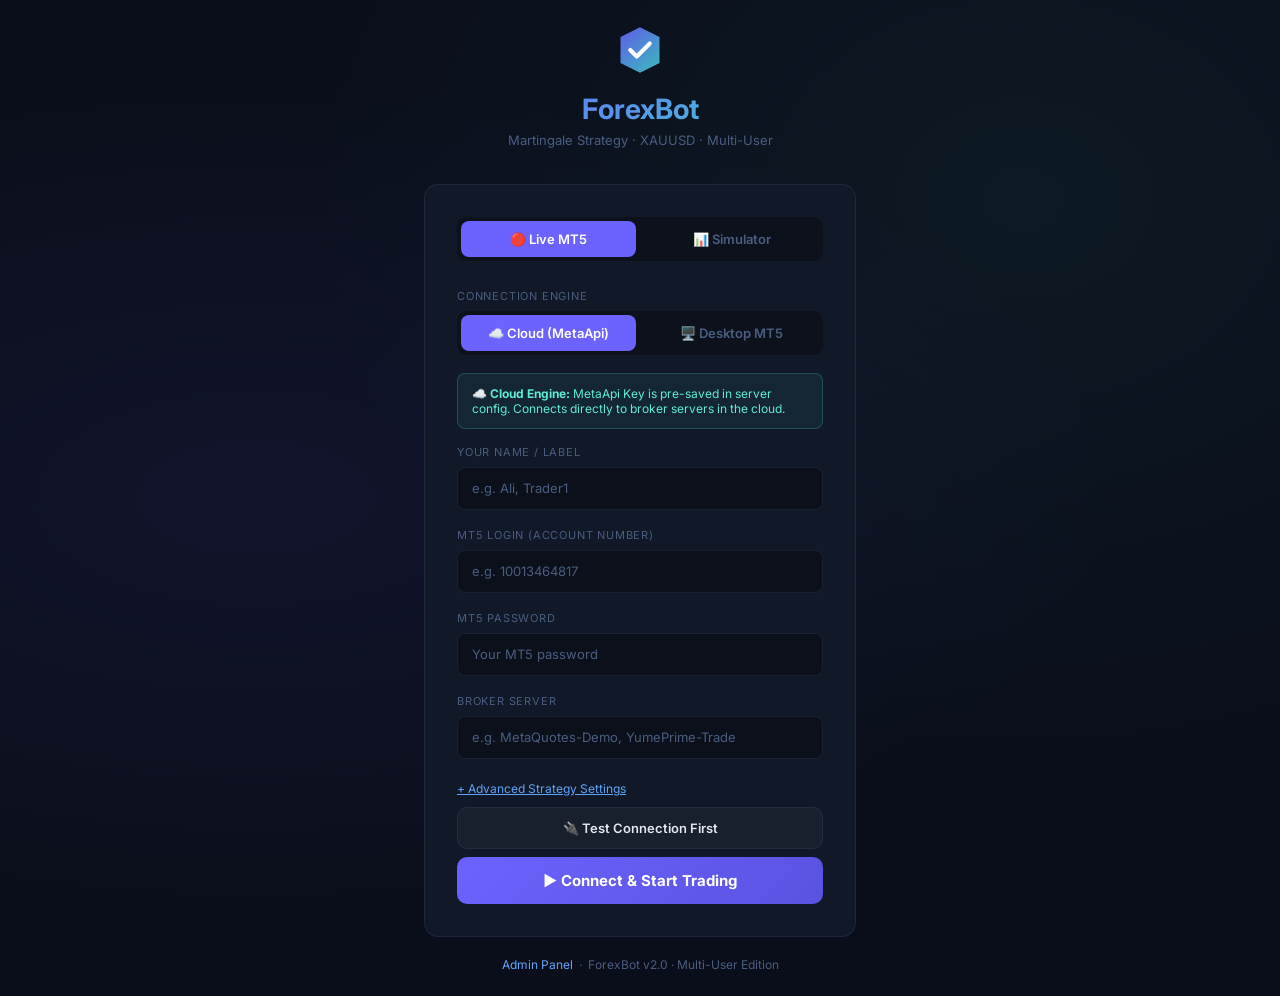
<file: dashboard/login.html>
<!DOCTYPE html>
<html lang="en">
<head>
  <meta charset="UTF-8" />
  <meta name="viewport" content="width=device-width, initial-scale=1.0" />
  <title>ForexBot — Login</title>
  <link rel="preconnect" href="https://fonts.googleapis.com" />
  <link href="https://fonts.googleapis.com/css2?family=Inter:wght@300;400;500;600;700&family=JetBrains+Mono:wght@400;500&display=swap" rel="stylesheet" />
  <style>
    :root {
      --bg:        #0a0e1a;
      --surface:   #111827;
      --border:    rgba(99,120,180,0.15);
      --accent:    #6C63FF;
      --accent2:   #3ECFCF;
      --profit:    #22d3a0;
      --loss:      #ff5e7a;
      --info:      #60a5fa;
      --text:      #e2e8f0;
      --muted:     #4a5d80;
      --radius:    14px;
      --font:      'Inter', sans-serif;
      --mono:      'JetBrains Mono', monospace;
    }
    * { margin:0; padding:0; box-sizing:border-box; }
    body {
      background: var(--bg);
      color: var(--text);
      font-family: var(--font);
      min-height: 100vh;
      display: flex;
      align-items: center;
      justify-content: center;
      background-image:
        radial-gradient(ellipse at 20% 50%, rgba(108,99,255,0.08) 0%, transparent 60%),
        radial-gradient(ellipse at 80% 20%, rgba(62,207,207,0.06) 0%, transparent 50%);
    }
    .login-wrap {
      width: 100%;
      max-width: 480px;
      padding: 24px;
    }
    .logo-block {
      text-align: center;
      margin-bottom: 36px;
    }
    .logo-block svg { margin-bottom: 12px; }
    .logo-block h1 {
      font-size: 28px;
      font-weight: 700;
      background: linear-gradient(135deg, #6C63FF, #3ECFCF);
      -webkit-background-clip: text;
      -webkit-text-fill-color: transparent;
      background-clip: text;
    }
    .logo-block p {
      color: var(--muted);
      font-size: 13px;
      margin-top: 6px;
    }
    .card {
      background: var(--surface);
      border: 1px solid var(--border);
      border-radius: var(--radius);
      padding: 32px;
    }
    .tabs {
      display: flex;
      gap: 8px;
      margin-bottom: 28px;
      background: rgba(0,0,0,0.3);
      border-radius: 10px;
      padding: 4px;
    }
    .tab {
      flex: 1;
      padding: 10px;
      border: none;
      border-radius: 8px;
      background: transparent;
      color: var(--muted);
      font-family: var(--font);
      font-size: 13px;
      font-weight: 600;
      cursor: pointer;
      transition: all 0.2s;
    }
    .tab.active {
      background: var(--accent);
      color: #fff;
    }
    .form-group { margin-bottom: 18px; }
    label {
      display: block;
      font-size: 11px;
      text-transform: uppercase;
      letter-spacing: 0.8px;
      color: var(--muted);
      margin-bottom: 8px;
    }
    input {
      width: 100%;
      padding: 12px 14px;
      background: rgba(0,0,0,0.3);
      border: 1px solid var(--border);
      border-radius: 8px;
      color: var(--text);
      font-family: var(--mono);
      font-size: 13px;
      outline: none;
      transition: border-color 0.2s;
    }
    input:focus { border-color: var(--accent); }
    input::placeholder { color: var(--muted); font-family: var(--font); }
    .row2 { display: grid; grid-template-columns: 1fr 1fr; gap: 14px; }
    .divider {
      display: flex; align-items: center; gap: 12px;
      margin: 20px 0; color: var(--muted); font-size: 12px;
    }
    .divider::before, .divider::after {
      content: ''; flex: 1; height: 1px;
      background: var(--border);
    }
    .advanced-toggle {
      background: none; border: none; color: var(--info);
      font-size: 12px; cursor: pointer; font-family: var(--font);
      text-decoration: underline; padding: 0;
    }
    .advanced { display: none; }
    .advanced.open { display: block; }
    .btn-primary {
      width: 100%;
      padding: 14px;
      border: none;
      border-radius: 10px;
      background: linear-gradient(135deg, var(--accent), #5a52e0);
      color: #fff;
      font-family: var(--font);
      font-size: 15px;
      font-weight: 700;
      cursor: pointer;
      margin-top: 8px;
      transition: opacity 0.2s, transform 0.1s;
      position: relative;
    }
    .btn-primary:hover { opacity: 0.9; }
    .btn-primary:active { transform: scale(0.99); }
    .btn-primary:disabled { opacity: 0.5; cursor: not-allowed; }
    .btn-secondary {
      width: 100%;
      padding: 12px;
      border: 1px solid var(--border);
      border-radius: 10px;
      background: rgba(255,255,255,0.03);
      color: var(--text);
      font-family: var(--font);
      font-size: 13px;
      font-weight: 600;
      cursor: pointer;
      margin-top: 10px;
      transition: all 0.2s;
    }
    .btn-secondary:hover { background: rgba(255,255,255,0.07); }
    .result-box {
      margin-top: 14px;
      padding: 12px 14px;
      border-radius: 8px;
      font-size: 12px;
      font-family: var(--mono);
      display: none;
      line-height: 1.6;
    }
    .result-box.ok  { display:block; background:rgba(34,211,160,0.08); border:1px solid rgba(34,211,160,0.3); color:var(--profit); }
    .result-box.err { display:block; background:rgba(255,94,122,0.08); border:1px solid rgba(255,94,122,0.3); color:var(--loss); }
    .result-box.loading { display:block; background:rgba(96,165,250,0.08); border:1px solid rgba(96,165,250,0.3); color:var(--info); }
    .footer-links {
      text-align: center;
      margin-top: 20px;
      font-size: 12px;
      color: var(--muted);
    }
    .footer-links a { color: var(--info); text-decoration: none; }
    .sim-note {
      background: rgba(108,99,255,0.08);
      border: 1px solid rgba(108,99,255,0.2);
      border-radius: 8px;
      padding: 12px 14px;
      font-size: 12px;
      color: #a5b4fc;
      margin-bottom: 20px;
    }
  </style>
</head>
<body>
<div class="login-wrap">

  <!-- Logo -->
  <div class="logo-block">
    <svg width="52" height="52" viewBox="0 0 32 32" fill="none">
      <path d="M16 2L28 8V24L16 30L4 24V8L16 2Z" fill="url(#g)" opacity="0.9"/>
      <path d="M10 16L14 20L22 12" stroke="#fff" stroke-width="2.5" stroke-linecap="round" stroke-linejoin="round"/>
      <defs>
        <linearGradient id="g" x1="4" y1="2" x2="28" y2="30" gradientUnits="userSpaceOnUse">
          <stop stop-color="#6C63FF"/>
          <stop offset="1" stop-color="#3ECFCF"/>
        </linearGradient>
      </defs>
    </svg>
    <h1>ForexBot</h1>
    <p>Martingale Strategy · XAUUSD · Multi-User</p>
  </div>

  <div class="card">
    <!-- Mode Tabs -->
    <div class="tabs">
      <button class="tab active" id="tabLive" onclick="switchTab('live')">🔴 Live MT5</button>
      <button class="tab" id="tabSim"  onclick="switchTab('simulator')">📊 Simulator</button>
    </div>

    <!-- LIVE MT5 FORM -->
    <div id="formLive">
      <div class="form-group">
        <label>Connection Engine</label>
        <div class="tabs" style="margin-bottom:0">
          <button type="button" class="tab active" id="btnConnCloud" onclick="setConnType('cloud')">☁️ Cloud (MetaApi)</button>
          <button type="button" class="tab" id="btnConnLocal" onclick="setConnType('local')">🖥️ Desktop MT5</button>
        </div>
      </div>

      <div class="sim-note" id="connNote" style="margin-top:12px;margin-bottom:16px;background:rgba(62,207,207,0.08);border-color:rgba(62,207,207,0.25);color:#5eead4">
        ☁️ <strong>Cloud Engine:</strong> MetaApi Key is pre-saved in server config. Connects directly to broker servers in the cloud.
      </div>

      <div class="form-group" id="tokenGroup" style="display:none">
        <label>MetaApi API Token <span style="color:var(--muted);font-size:10px">(Optional — pre-saved in server config)</span></label>
        <input id="lToken" type="password" placeholder="Pre-configured in server config" />
      </div>

      <div class="form-group">
        <label>Your Name / Label</label>
        <input id="lName" type="text" placeholder="e.g. Ali, Trader1" />
      </div>
      <div class="form-group">
        <label>MT5 Login (Account Number)</label>
        <input id="lLogin" type="number" placeholder="e.g. 10013464817" />
      </div>
      <div class="form-group">
        <label>MT5 Password</label>
        <input id="lPassword" type="password" placeholder="Your MT5 password" />
      </div>
      <div class="form-group">
        <label>Broker Server</label>
        <input id="lServer" type="text" placeholder="e.g. MetaQuotes-Demo, YumePrime-Trade" />
      </div>

      <button class="advanced-toggle" onclick="toggleAdvanced()">+ Advanced Strategy Settings</button>
      <div class="advanced" id="advancedSection">
        <br/>
        <div class="row2">
          <div class="form-group">
            <label>Symbol</label>
            <input id="lSymbol" type="text" placeholder="XAUUSD" value="XAUUSD" />
          </div>
          <div class="form-group">
            <label>Starting Lot</label>
            <input id="lLot" type="number" placeholder="0.01" value="0.01" step="0.01" />
          </div>
        </div>
        <div class="row2">
          <div class="form-group">
            <label>TP Points</label>
            <input id="lTp" type="number" placeholder="8" value="8" />
          </div>
          <div class="form-group">
            <label>Grid Step</label>
            <input id="lGrid" type="number" placeholder="6" value="6" />
          </div>
        </div>
        <div class="row2">
          <div class="form-group">
            <label>Max Levels</label>
            <input id="lLevels" type="number" placeholder="9" value="9" />
          </div>
          <div class="form-group">
            <label>Max Drawdown $</label>
            <input id="lDrawdown" type="number" placeholder="500" value="500" />
          </div>
        </div>
      </div>

      <button class="btn-secondary" onclick="testConnection()">🔌 Test Connection First</button>
      <div class="result-box" id="testResult"></div>

      <button class="btn-primary" id="btnLogin" onclick="login('live')">▶ Connect & Start Trading</button>
    </div>

    <!-- SIMULATOR FORM -->
    <div id="formSim" style="display:none">
      <div class="sim-note">
        📊 Simulator mode uses a GBM price model — no real MT5 needed. Great for testing strategy.
      </div>
      <div class="form-group">
        <label>Your Name / Label</label>
        <input id="sName" type="text" placeholder="e.g. Ali, Tester1" />
      </div>
      <div class="row2">
        <div class="form-group">
          <label>Start Price</label>
          <input id="sPrice" type="number" value="2650" step="1" />
        </div>
        <div class="form-group">
          <label>Scenario</label>
          <select id="sScenario" style="width:100%;padding:12px 14px;background:rgba(0,0,0,0.3);border:1px solid rgba(99,120,180,0.15);border-radius:8px;color:#e2e8f0;font-family:inherit;font-size:13px;outline:none;">
            <option value="ranging">Ranging (Best)</option>
            <option value="trending_up">Trending Up</option>
            <option value="trending_down">Trending Down</option>
            <option value="volatile">Volatile</option>
          </select>
        </div>
      </div>
      <div class="row2">
        <div class="form-group">
          <label>Starting Lot</label>
          <input id="sLot" type="number" value="0.01" step="0.01" />
        </div>
        <div class="form-group">
          <label>Tick Speed (ms)</label>
          <input id="sSpeed" type="number" value="400" step="100" />
        </div>
      </div>
      <button class="btn-primary" id="btnSim" onclick="login('simulator')">▶ Start Simulator</button>
    </div>

    <div class="result-box" id="loginResult"></div>
  </div>

  <div class="footer-links">
    <a href="/admin">Admin Panel</a> &nbsp;·&nbsp;
    ForexBot v2.0 · Multi-User Edition
  </div>
</div>

<script>
  let currentTab = 'live';
  let currentConnType = 'cloud';

  function switchTab(tab) {
    currentTab = tab;
    document.getElementById('tabLive').classList.toggle('active', tab === 'live');
    document.getElementById('tabSim').classList.toggle('active',  tab === 'simulator');
    document.getElementById('formLive').style.display = tab === 'live' ? '' : 'none';
    document.getElementById('formSim').style.display  = tab === 'simulator' ? '' : 'none';
  }

  function setConnType(type) {
    currentConnType = type;
    document.getElementById('btnConnCloud').classList.toggle('active', type === 'cloud');
    document.getElementById('btnConnLocal').classList.toggle('active', type === 'local');
    const note = document.getElementById('connNote');
    const tokenGrp = document.getElementById('tokenGroup');
    if (type === 'cloud') {
      note.innerHTML = '☁️ <strong>Cloud Engine:</strong> MetaApi Key is pre-saved in server config. No MT5 terminal software needed on your PC.';
      note.style.color = '#5eead4';
      note.style.borderColor = 'rgba(62,207,207,0.25)';
      tokenGrp.style.display = 'none';
    } else {
      note.innerHTML = '🖥️ <strong>Desktop Terminal:</strong> Connects to MetaTrader 5 installed on this computer.';
      note.style.color = '#a5b4fc';
      note.style.borderColor = 'rgba(108,99,255,0.25)';
      tokenGrp.style.display = 'none';
    }
  }

  function toggleAdvanced() {
    document.getElementById('advancedSection').classList.toggle('open');
  }

  async function testConnection() {
    const result   = document.getElementById('testResult');
    const login    = document.getElementById('lLogin').value;
    const password = document.getElementById('lPassword').value;
    const server   = document.getElementById('lServer').value;
    const token    = document.getElementById('lToken')?.value || '';
    const pathEl   = document.getElementById('lPath');
    const path     = pathEl ? pathEl.value : '';

    if (!login || !server) {
      result.className = 'result-box err';
      result.textContent = 'Please fill Login and Server.';
      return;
    }
    result.className = 'result-box loading';
    result.textContent = currentConnType === 'cloud'
      ? 'Connecting via MetaApi Cloud...'
      : 'Testing connection to local MT5...';

    try {
      const res  = await fetch('/api/mt5/test', {
        method: 'POST',
        headers: { 'Content-Type': 'application/json' },
        body: JSON.stringify({
          login: parseInt(login),
          password,
          server,
          path,
          connection_type: currentConnType,
          metaapi_token: token
        }),
      });
      const data = await res.json();
      if (data.status === 'connected') {
        const a = data.account;
        result.className = 'result-box ok';
        result.innerHTML =
          `Connected OK (${data.type === 'cloud' ? 'Cloud' : 'Desktop'})!<br>` +
          `Account: ${a.login} | ${a.company}<br>` +
          `Balance: ${a.currency} ${a.balance.toFixed(2)} | Leverage: 1:${a.leverage}`;
      } else {
        result.className = 'result-box err';
        result.textContent = 'Error: ' + data.message;
      }
    } catch (e) {
      result.className = 'result-box err';
      result.textContent = 'Network error: ' + e.message;
    }
  }

  async function login(mode) {
    const result = document.getElementById('loginResult');
    result.className = 'result-box loading';
    result.textContent = mode === 'live' ? 'Connecting to MT5...' : 'Starting simulator...';

    let body = { mode };
    if (mode === 'live') {
      body.name     = document.getElementById('lName').value.trim() || 'Trader';
      body.login    = parseInt(document.getElementById('lLogin').value);
      body.password = document.getElementById('lPassword').value;
      body.server   = document.getElementById('lServer').value;
      body.symbol      = document.getElementById('lSymbol').value || 'XAUUSD';
      body.starting_lot = parseFloat(document.getElementById('lLot').value || 0.01);
      body.tp_points    = parseInt(document.getElementById('lTp').value || 8);
      body.grid_step    = parseInt(document.getElementById('lGrid').value || 6);
      body.max_levels   = parseInt(document.getElementById('lLevels').value || 9);
      body.max_drawdown = parseFloat(document.getElementById('lDrawdown').value || 500);
      body.connection_type = currentConnType;
      body.metaapi_token   = document.getElementById('lToken')?.value || '';

      if (!body.login || !body.server) {
        result.className = 'result-box err';
        result.textContent = 'Please fill Login and Server.';
        return;
      }

      if (body.metaapi_token) {
        localStorage.setItem('metaapi_token', body.metaapi_token);
      }
    } else {
      body.name       = document.getElementById('sName').value.trim() || 'Tester';
      body.start_price = parseFloat(document.getElementById('sPrice').value || 2650);
      body.scenario    = document.getElementById('sScenario').value;
      body.starting_lot = parseFloat(document.getElementById('sLot').value || 0.01);
      body.speed_ms    = parseInt(document.getElementById('sSpeed').value || 400);
    }

    try {
      // 1. Register session
      const reg = await fetch('/api/auth/register', {
        method: 'POST',
        headers: { 'Content-Type': 'application/json' },
        body: JSON.stringify(body),
      });
      const regData = await reg.json();
      if (!regData.session_id) {
        result.className = 'result-box err';
        result.textContent = 'Session error: ' + (regData.error || 'Unknown');
        return;
      }

      // 2. Start bot
      const start = await fetch('/api/start', {
        method: 'POST',
        headers: { 'Content-Type': 'application/json' },
        body: JSON.stringify(body),
      });
      const startData = await start.json();

      if (startData.status === 'started') {
        result.className = 'result-box ok';
        result.textContent = 'Success! Redirecting to dashboard...';
        setTimeout(() => window.location.href = '/dashboard', 1000);
      } else {
        result.className = 'result-box err';
        result.textContent = 'Start failed: ' + startData.message;
      }
    } catch (e) {
      result.className = 'result-box err';
      result.textContent = 'Error: ' + e.message;
    }
  }

  // Auto-fill from localStorage
  window.onload = () => {
    const sv = localStorage.getItem('mt5_server');
    const lg = localStorage.getItem('mt5_login');
    const tk = localStorage.getItem('metaapi_token');
    if (sv) document.getElementById('lServer').value = sv;
    if (lg) document.getElementById('lLogin').value  = lg;
    if (tk && document.getElementById('lToken')) document.getElementById('lToken').value = tk;
  };
</script>
</body>
</html>
</file>
